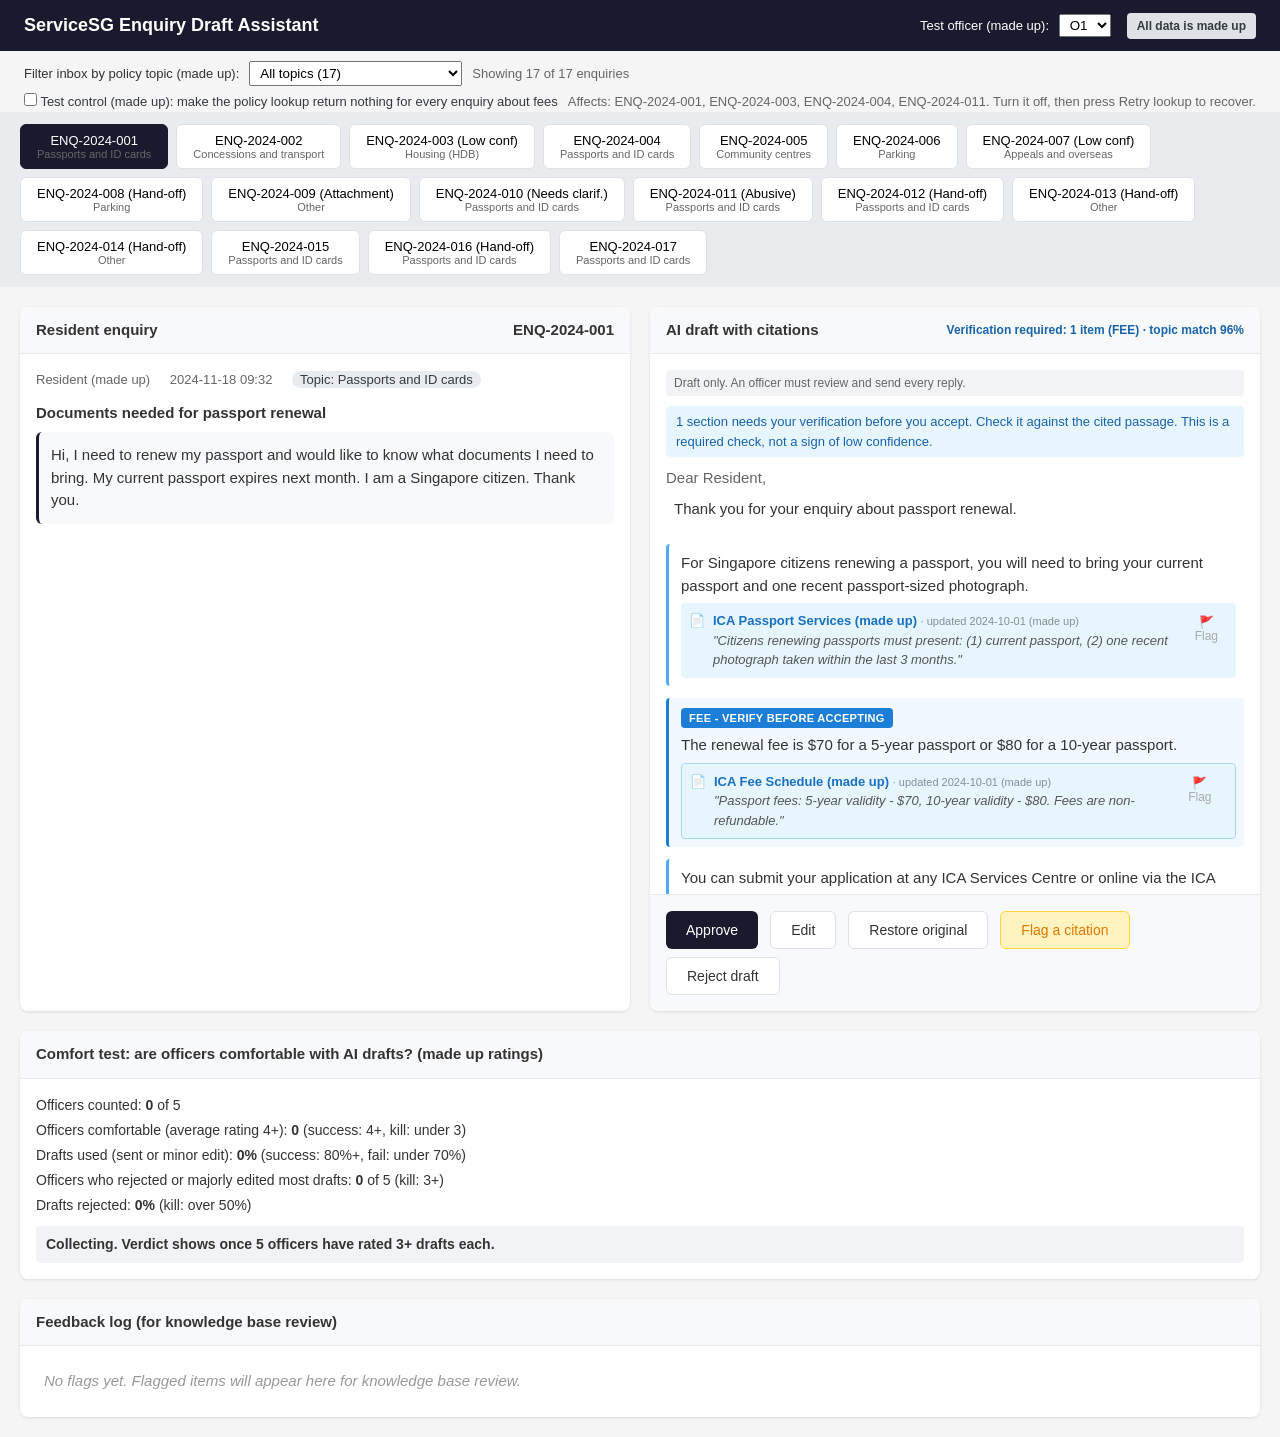
<file: day2-validate/prototype/index.html>
<!DOCTYPE html>
<html lang="en">
<head>
  <meta charset="UTF-8">
  <meta name="viewport" content="width=device-width, initial-scale=1.0">
  <title>ServiceSG Enquiry Draft Assistant (Prototype)</title>
  <link rel="stylesheet" href="style.css?v=17">
</head>
<body>
  <header>
    <h1>ServiceSG Enquiry Draft Assistant</h1>
    <span class="header-right">
      <label class="officer-picker">Test officer (made up):
        <select id="officer-select">
          <option>O1</option><option>O2</option><option>O3</option><option>O4</option><option>O5</option>
        </select>
      </label>
      <span class="synthetic-badge">All data is made up</span>
    </span>
  </header>

  <div class="topic-filter">
    <label for="topic-select">Filter inbox by policy topic (made up):</label>
    <select id="topic-select"></select>
    <span class="topic-showing" id="topic-showing"></span>
  </div>

  <div class="test-controls">
    <label>
      <input type="checkbox" id="force-failure">
      Test control (made up): make the policy lookup return nothing for every enquiry about fees
    </label>
    <span class="topic-showing" id="force-failure-note"></span>
  </div>

  <nav class="enquiry-nav" id="enquiry-nav"></nav>

  <main class="container">
    <!-- Enquiry Panel (Left) -->
    <section class="panel" id="enquiry-panel">
      <div class="panel-header">
        <span>Resident enquiry</span>
        <span id="enquiry-id"></span>
      </div>
      <div class="panel-body">
        <div class="enquiry-meta">
          <span id="enquiry-from"></span>
          <span id="enquiry-time"></span>
          <span class="topic-chip" id="enquiry-topic"></span>
        </div>
        <div class="enquiry-subject" id="enquiry-subject"></div>
        <div class="enquiry-body" id="enquiry-body"></div>
        <div class="enquiry-attachment" id="enquiry-attachment" style="display:none;"></div>
      </div>
    </section>

    <!-- Draft Panel (Right) -->
    <section class="panel" id="draft-panel">
      <div class="panel-header">
        <span id="draft-panel-title">AI draft with citations</span>
        <span id="confidence-badge" style="font-size: 12px;"></span>
      </div>
      <div class="panel-body" id="draft-content">
        <!-- Draft content rendered by JS -->
      </div>
      <div class="actions" id="draft-actions">
        <!-- Buttons rendered by app.js -->
      </div>
    </section>

    <!-- Comfort Test Panel -->
    <section class="panel log-panel">
      <div class="panel-header">
        <span>Comfort test: are officers comfortable with AI drafts? (made up ratings)</span>
      </div>
      <div class="panel-body" id="comfort-summary"></div>
    </section>

    <!-- Feedback Log Panel -->
    <section class="panel log-panel">
      <div class="panel-header">
        <span>Feedback log (for knowledge base review)</span>
      </div>
      <div class="panel-body" id="feedback-log">
        <p class="empty-log">No flags yet. Flagged items will appear here for knowledge base review.</p>
      </div>
    </section>
  </main>

  <!-- Flag Modal -->
  <div class="modal-overlay" id="flag-modal">
    <div class="modal">
      <h3>Flag wrong citation</h3>
      <p style="margin-bottom: 12px; color: #666; font-size: 14px;">
        This will be logged for knowledge base review. (made up)
      </p>
      <p id="flag-citation-info" style="margin-bottom: 12px; font-size: 13px; background: #f8f9fa; padding: 8px; border-radius: 4px;"></p>
      <label style="display: block; margin-bottom: 8px; font-weight: 500;">What's wrong? (optional)</label>
      <textarea id="flag-note" placeholder="e.g. The fee shown is outdated, the correct fee is $75."></textarea>
      <div class="modal-actions">
        <button class="btn btn-secondary" id="flag-cancel">Go back</button>
        <button class="btn btn-warning" id="flag-submit">Submit flag</button>
      </div>
    </div>
  </div>

  <!-- High-Risk Confirmation Modal -->
  <div class="modal-overlay" id="confirm-modal">
    <div class="modal">
      <h3>Verify before accepting</h3>
      <p style="margin-bottom: 12px; color: #666; font-size: 14px;">
        This draft contains claims about <strong id="risk-types"></strong>. Please verify each one against the cited policy before accepting.
      </p>
      <div id="confirm-checklist" style="margin-bottom: 16px;">
        <!-- Checklist items rendered by JS -->
      </div>
      <div class="modal-actions">
        <button class="btn btn-secondary" id="confirm-cancel">Go back</button>
        <button class="btn btn-primary" id="confirm-approve" disabled>I have verified - Approve</button>
      </div>
    </div>
  </div>

  <!-- Comfort Rating Modal -->
  <div class="modal-overlay" id="rating-modal">
    <div class="modal">
      <h3 id="rating-title">How comfortable were you with this draft?</h3>
      <p style="margin-bottom: 12px; color: #666; font-size: 14px;">
        1 = not comfortable, 5 = fully comfortable. Test ratings are made up.
      </p>
      <div class="rating-row" id="rating-row">
        <button class="btn btn-secondary rating-btn" data-rating="1">1</button>
        <button class="btn btn-secondary rating-btn" data-rating="2">2</button>
        <button class="btn btn-secondary rating-btn" data-rating="3">3</button>
        <button class="btn btn-secondary rating-btn" data-rating="4">4</button>
        <button class="btn btn-secondary rating-btn" data-rating="5">5</button>
      </div>
      <div class="modal-actions">
        <button class="btn btn-secondary" id="rating-cancel">Go back</button>
      </div>
    </div>
  </div>

  <!-- Toast notification -->
  <div class="toast" id="toast"></div>

  <script src="data.js?v=17"></script>
  <script src="log.js?v=17"></script>
  <script src="app.js?v=17"></script>
</body>
</html>
</file>
<file: day2-validate/prototype/style.css>
/* Prototype styles for ServiceSG enquiry drafting assistant */
/* All data shown is synthetic (made up) */

* {
  box-sizing: border-box;
  margin: 0;
  padding: 0;
}

body {
  font-family: -apple-system, BlinkMacSystemFont, "Segoe UI", Roboto, sans-serif;
  font-size: 15px;
  line-height: 1.5;
  color: #333;
  background: #f5f5f5;
}

header {
  background: #1a1a2e;
  color: white;
  padding: 12px 24px;
  display: flex;
  justify-content: space-between;
  align-items: center;
}

header h1 {
  font-size: 18px;
  font-weight: 600;
}

.synthetic-badge {
  /* Grey on purpose: it marks synthetic data, not a warning (see Colour meanings in context-skill.md) */
  background: #dee2e6;
  color: #343a40;
  padding: 4px 10px;
  border-radius: 4px;
  font-size: 12px;
  font-weight: 600;
}

.container {
  display: grid;
  grid-template-columns: 1fr 1fr;
  gap: 20px;
  padding: 20px;
  max-width: 1400px;
  margin: 0 auto;
}

.panel {
  background: white;
  border-radius: 8px;
  box-shadow: 0 1px 3px rgba(0,0,0,0.1);
  overflow: hidden;
}

.panel-header {
  background: #f8f9fa;
  padding: 12px 16px;
  border-bottom: 1px solid #e9ecef;
  font-weight: 600;
  display: flex;
  flex-wrap: wrap;
  gap: 4px 12px;
  justify-content: space-between;
  align-items: center;
}

.panel-body {
  padding: 16px;
}

.enquiry-meta {
  font-size: 13px;
  color: #666;
  margin-bottom: 12px;
}

.enquiry-meta span {
  margin-right: 16px;
}

.enquiry-subject {
  font-weight: 600;
  margin-bottom: 8px;
}

.enquiry-body {
  max-height: 45vh;
  overflow-y: auto;
  overflow-wrap: anywhere;
  background: #f8f9fa;
  padding: 12px;
  border-radius: 6px;
  border-left: 3px solid #1a1a2e;
}

/* Draft styling */
.draft-paragraph {
  margin-bottom: 12px;
  padding: 8px;
  border-radius: 4px;
  position: relative;
}

.draft-paragraph:hover {
  background: #f8f9fa;
}

.draft-paragraph.has-citation {
  border-left: 3px solid #4dabf7;
  padding-left: 12px;
}

.draft-text {
  margin-bottom: 4px;
}

.citation {
  font-size: 13px;
  color: #666;
  display: flex;
  align-items: flex-start;
  gap: 8px;
  background: #e7f5ff;
  padding: 8px;
  border-radius: 4px;
  margin-top: 6px;
}

.citation-icon {
  color: #4dabf7;
  flex-shrink: 0;
}

.citation-source {
  font-weight: 600;
  color: #1971c2;
}

.citation-passage {
  font-style: italic;
  color: #555;
}

.flag-btn {
  background: none;
  border: none;
  color: #aaa;
  cursor: pointer;
  font-size: 12px;
  padding: 4px 8px;
  border-radius: 4px;
  margin-left: auto;
}

.flag-btn:hover {
  background: #fff3bf;
  color: #e67700;
}

.draft-greeting,
.draft-closing,
.draft-signature {
  color: #666;
}

.draft-signature {
  font-style: italic;
  margin-top: 16px;
}

/* Action buttons */
.actions {
  display: flex;
  flex-wrap: wrap;
  gap: 8px 12px;
  padding: 16px;
  border-top: 1px solid #e9ecef;
  background: #f8f9fa;
}

.btn {
  padding: 10px 20px;
  border-radius: 6px;
  border: none;
  font-size: 14px;
  font-weight: 500;
  cursor: pointer;
  transition: all 0.15s ease;
}

.btn-primary {
  background: #1a1a2e;
  color: white;
}

.btn-primary:hover {
  background: #2d2d44;
}

.btn-secondary {
  background: white;
  border: 1px solid #dee2e6;
  color: #333;
}

.btn-secondary:hover {
  background: #f8f9fa;
}

.btn-warning {
  background: #fff3bf;
  border: 1px solid #ffd43b;
  color: #e67700;
}

.btn-warning:hover {
  background: #ffe066;
}

/* Enquiry navigation */
.enquiry-nav {
  display: flex;
  flex-wrap: wrap;
  gap: 8px;
  padding: 12px 20px;
  background: #e9ecef;
}

.enquiry-tab {
  padding: 8px 16px;
  background: white;
  border: 1px solid #dee2e6;
  border-radius: 6px;
  cursor: pointer;
  font-size: 13px;
}

.enquiry-tab.active {
  background: #1a1a2e;
  color: white;
  border-color: #1a1a2e;
}

/* Feedback log panel */
.log-panel {
  grid-column: 1 / -1;
}

.log-entry {
  display: flex;
  align-items: center;
  gap: 12px;
  padding: 10px;
  border-bottom: 1px solid #e9ecef;
}

.log-type {
  font-size: 12px;
  padding: 3px 8px;
  border-radius: 4px;
  font-weight: 500;
}

.log-type.wrong_citation {
  background: #fff3bf;
  color: #e67700;
}

.log-type.low_confidence {
  background: #ffe3e3;
  color: #c92a2a;
}

.log-enquiry {
  font-family: monospace;
  font-size: 13px;
  color: #666;
}

.log-note {
  font-style: italic;
  color: #666;
  font-size: 13px;
}

.empty-log {
  color: #999;
  font-style: italic;
  padding: 8px;
}

/* Modal */
.modal-overlay {
  display: none;
  position: fixed;
  top: 0;
  left: 0;
  right: 0;
  bottom: 0;
  background: rgba(0,0,0,0.5);
  align-items: center;
  justify-content: center;
  z-index: 100;
}

.modal-overlay.show {
  display: flex;
}

.modal {
  background: white;
  border-radius: 8px;
  padding: 24px;
  max-width: 500px;
  width: 90%;
}

.modal h3 {
  margin-bottom: 16px;
}

.modal textarea {
  width: 100%;
  padding: 10px;
  border: 1px solid #dee2e6;
  border-radius: 6px;
  font-family: inherit;
  font-size: 14px;
  resize: vertical;
  min-height: 80px;
}

.modal-actions {
  display: flex;
  flex-wrap: wrap;
  gap: 8px 12px;
  margin-top: 16px;
  justify-content: flex-end;
}

/* Toast notification */
.toast {
  position: fixed;
  bottom: 24px;
  right: 24px;
  background: #1a1a2e;
  color: white;
  padding: 12px 20px;
  border-radius: 6px;
  display: none;
  z-index: 200;
}

.toast.show {
  display: block;
  animation: slideIn 0.3s ease;
}

@keyframes slideIn {
  from {
    transform: translateY(20px);
    opacity: 0;
  }
  to {
    transform: translateY(0);
    opacity: 1;
  }
}

/* Low confidence screen */
.low-confidence-notice {
  display: flex;
  gap: 12px;
  padding: 16px;
  background: #fff3bf;
  border-radius: 8px;
  border: 1px solid #ffd43b;
  margin-bottom: 20px;
}

.notice-icon {
  font-size: 24px;
  flex-shrink: 0;
}

.notice-text strong {
  display: block;
  margin-bottom: 4px;
  color: #e67700;
}

.notice-text p {
  color: #666;
  font-size: 14px;
}

.suggested-policies h4 {
  font-size: 14px;
  color: #666;
  margin-bottom: 12px;
  text-transform: uppercase;
  letter-spacing: 0.5px;
}

.policy-card {
  background: #f8f9fa;
  border: 1px solid #e9ecef;
  border-radius: 6px;
  padding: 12px;
  margin-bottom: 12px;
}

.policy-source {
  font-weight: 600;
  color: #1971c2;
  margin-bottom: 6px;
}

.policy-passage {
  font-style: italic;
  color: #555;
  font-size: 14px;
  margin-bottom: 8px;
}

.policy-link {
  font-size: 13px;
  color: #1971c2;
  text-decoration: none;
}

.policy-link:hover {
  text-decoration: underline;
}

/* Verification-required styling (fees, deadlines, eligibility).
   Blue on purpose: it means "officer must verify before accepting", NOT low confidence.
   Red is kept for low-confidence and no-draft screens only. */
.draft-paragraph.high-risk {
  border-left: 3px solid #1c7ed6;
  background: #f1f8ff;
}

.high-risk-badge {
  display: inline-block;
  background: #1c7ed6;
  color: white;
  font-size: 11px;
  font-weight: 600;
  padding: 2px 8px;
  border-radius: 4px;
  margin-bottom: 6px;
  text-transform: uppercase;
  letter-spacing: 0.3px;
}

.citation-high-risk {
  background: #e7f5ff;
  border: 1px solid #a5d8ff;
}

/* Confirmation modal checkbox */
.confirm-checkbox {
  display: flex;
  align-items: flex-start;
  gap: 12px;
  padding: 12px;
  background: #f8f9fa;
  border-radius: 6px;
  margin-bottom: 8px;
  cursor: pointer;
}

.confirm-checkbox input[type="checkbox"] {
  width: 20px;
  height: 20px;
  margin-top: 2px;
  flex-shrink: 0;
  cursor: pointer;
}

.check-content {
  display: flex;
  flex-direction: column;
  gap: 4px;
}

.check-type {
  font-size: 11px;
  font-weight: 600;
  color: #1c7ed6;
  text-transform: uppercase;
}

.check-text {
  font-size: 14px;
  color: #333;
}

.check-source {
  font-size: 12px;
  color: #666;
}

.btn-primary:disabled {
  background: #adb5bd;
  cursor: not-allowed;
}

.btn-primary:disabled:hover {
  background: #adb5bd;
}

/* ---- Comfort test (Day 2 assumption test) ---- */
.header-right {
  display: flex;
  align-items: center;
  gap: 16px;
}

.officer-picker {
  font-size: 13px;
}

.officer-picker select {
  margin-left: 6px;
  padding: 2px 6px;
}

.rating-row {
  display: flex;
  gap: 8px;
  margin-bottom: 16px;
}

.rating-btn {
  flex: 1;
  font-size: 16px;
}

.comfort-line {
  font-size: 14px;
  margin-bottom: 4px;
}

.comfort-verdict {
  margin-top: 10px;
  padding: 8px 10px;
  border-radius: 4px;
  font-size: 14px;
  font-weight: 600;
  background: #f1f3f5;
}

.verdict-success { background: #d3f9d8; color: #2b8a3e; }
.verdict-kill { background: #ffe3e3; color: #c92a2a; }
.verdict-fail { background: #ffe3e3; color: #c92a2a; }
.verdict-unclear { background: #fff3bf; color: #8a6d00; }

/* ---- Context skill updates ---- */
.draft-only-note {
  font-size: 12px;
  color: #666;
  background: #f1f3f5;
  padding: 4px 8px;
  border-radius: 4px;
  margin-bottom: 10px;
}

.citation-updated {
  font-size: 11px;
  color: #868e96;
}

.enquiry-attachment {
  margin-top: 10px;
  padding: 6px 10px;
  font-size: 13px;
  background: #fff3bf;
  border-radius: 4px;
}

.flag-summary {
  font-size: 13px;
  padding: 6px 10px;
  border-radius: 4px;
  margin-bottom: 10px;
}
.flag-summary-verify { background: #e7f5ff; color: #1864ab; }
.flag-summary-green { background: #d3f9d8; color: #2b8a3e; }

/* ---- Topic filter (Expand prompt). Grey = neutral information, see context-skill.md ---- */
.topic-filter {
  display: flex;
  align-items: center;
  gap: 10px;
  padding: 10px 24px 0;
  font-size: 13px;
}
.topic-filter select { padding: 3px 6px; }
.topic-showing { color: #666; }
.tab-topic {
  display: block;
  font-size: 11px;
  font-weight: 400;
  color: #666;
}
.topic-chip {
  background: #e9ecef;
  color: #343a40;
  padding: 1px 8px;
  border-radius: 10px;
}

/* ---- Policy lookup failure (Behavior prompt) ---- */
.test-controls {
  display: flex;
  align-items: center;
  gap: 10px;
  padding: 6px 24px 0;
  font-size: 13px;
  color: #343a40;
}
.kept-text {
  margin-top: 14px;
}
.kept-text label {
  display: block;
  font-size: 13px;
  color: #495057;
  margin-bottom: 6px;
}
.kept-text textarea {
  width: 100%;
  min-height: 160px;
  font: inherit;
  padding: 8px;
}
.log-type.lookup_failed {
  background: #ffe3e3;
  color: #c92a2a;
}

/* ---- Refine: keep the buttons on screen when a draft or enquiry is long ---- */
#draft-content {
  max-height: 60vh;
  overflow-y: auto;
  overflow-wrap: anywhere;
}

/* ---- Abusive enquiry flag. Amber = "look at this", not an error (context-skill.md colour meanings) ---- */
.abusive-flag {
  background: #fff9db;
  border: 1px solid #ffd43b;
  border-left: 4px solid #e67700;
  border-radius: 6px;
  padding: 10px 12px;
  margin-bottom: 12px;
  color: #5c3b00;
  font-size: 14px;
}
.abusive-flag blockquote {
  margin: 6px 0 8px;
  padding: 6px 10px;
  background: #fff;
  border: 1px dashed #ffd43b;
  border-radius: 4px;
  color: #333;
}
.log-type.abusive {
  background: #fff3bf;
  color: #e67700;
}

/* Other languages */
.language-box{background:#f1f3f5;border:1px solid #ced4da;border-radius:8px;padding:10px 14px;margin:10px 0;font-size:14px;color:#495057}
.translation-box{background:#f8f9fa;border:1px dashed #868e96;border-radius:8px;padding:12px 14px;margin-top:16px}
.translation-label{font-size:12px;font-weight:700;color:#495057;margin:0 0 4px}
.translation-text{margin:8px 0;font-size:15px}
.translation-note{margin:0;font-size:12px;color:#868e96}
.translation-withheld{border-style:solid;border-color:#adb5bd;font-size:14px;color:#495057}
</file>
